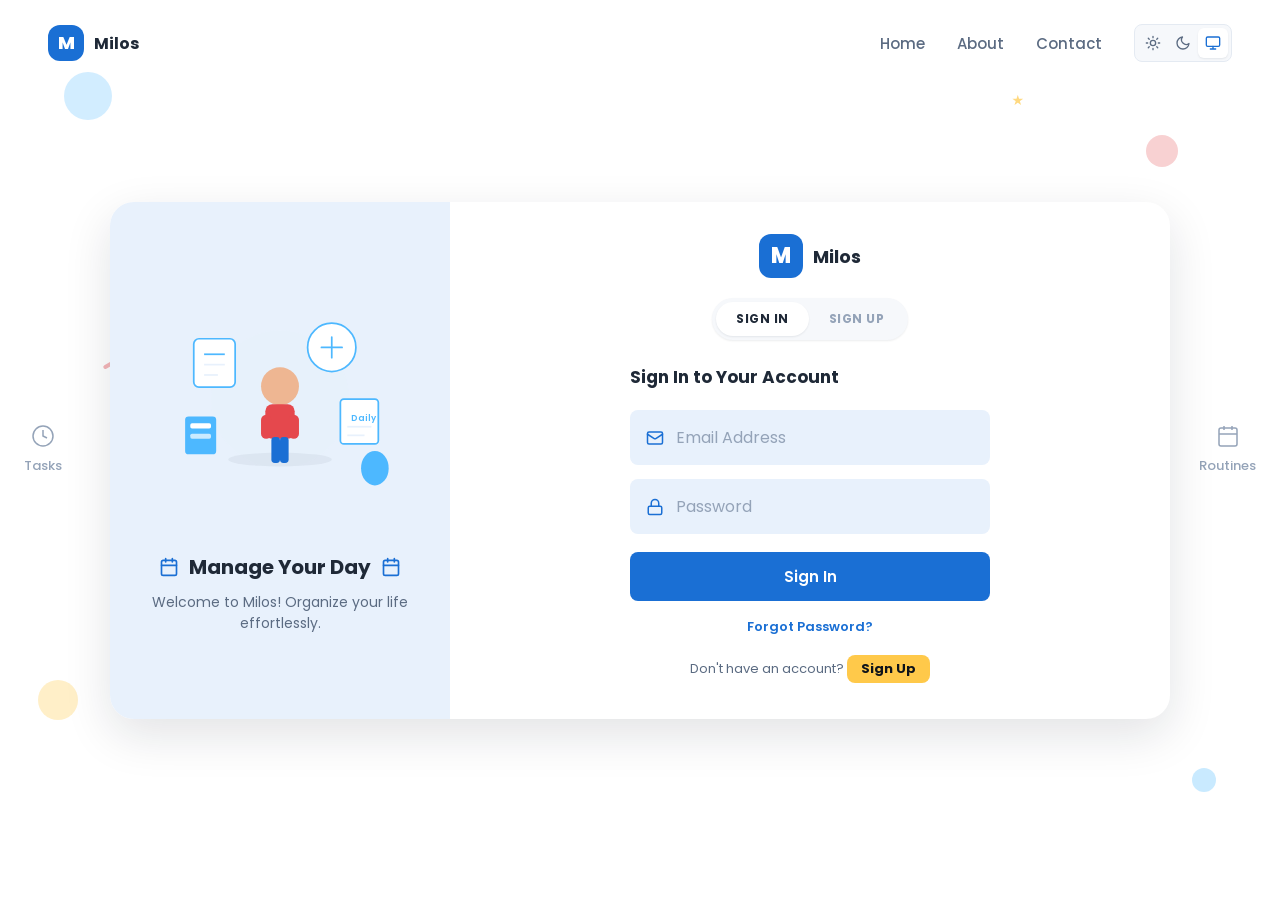
<file: index.html>
<!doctype html>
<html lang="en">
  <head>
    <meta charset="UTF-8" />
    <link rel="icon" type="image/svg+xml" href="/icons.svg" />
    <meta name="color-scheme" content="light dark" />
    <meta name="viewport" content="width=device-width, initial-scale=1.0, maximum-scale=1.0, minimum-scale=1.0, user-scalable=no" />
    <title>Routine Manager - Login & Register</title>
    <link rel="preconnect" href="https://fonts.googleapis.com" />
    <link rel="preconnect" href="https://fonts.gstatic.com" crossorigin />
    <link
      href="https://fonts.googleapis.com/css2?family=Poppins:wght@400;500;600;700;800&display=swap"
      rel="stylesheet"
    />
    <script>
      // Apply the light/dark theme before first paint (specs/F005, contracts/theme-ui.md).
      // Key must match THEME_KEY in src/theme/themePreference.ts.
      (function () {
        var theme = null
        try {
          theme = window.localStorage.getItem('milos.theme')
        } catch (e) {}
        if (theme !== 'light' && theme !== 'dark') {
          theme = window.matchMedia && window.matchMedia('(prefers-color-scheme: dark)').matches ? 'dark' : 'light'
        }
        document.documentElement.dataset.theme = theme
      })()
    </script>
    <script type="module" crossorigin src="/assets/index-CiJuB-yR.js"></script>
    <link rel="stylesheet" crossorigin href="/assets/index-HchZk3_q.css">
  </head>
  <body>
    <div id="root"></div>
  </body>
</html>
</file>
<file: assets/index-HchZk3_q.css>
:root{--lightningcss-light:initial;--lightningcss-dark: ;color-scheme:light;--color-white:#fff;--color-black:#000;--color-slate-25:#f9fbfd;--color-slate-50:#f6f8fb;--color-slate-100:#eef1f5;--color-slate-200:#e4eaf2;--color-slate-300:#cbd5e1;--color-slate-400:#94a3b8;--color-slate-450:#6f7e94;--color-slate-500:#5b6b82;--color-slate-600:#475569;--color-slate-800:#1f2937;--color-slate-900:#111827;--color-blue-50:#e8f1fc;--color-blue-75:#f2f7fd;--color-blue-200:#81b0e7;--color-blue-300:#4db8ff;--color-blue-600:#1a6fd4;--color-blue-700:#1558a8;--color-red-50:#fceded;--color-red-500:#e5484d;--color-red-600:#c2413b;--color-green-50:#e3f5ee;--color-green-75:#f0f9f6;--color-green-200:#7cccae;--color-green-500:#10a36b;--color-purple-50:#f0ecfb;--color-purple-500:#7c5cd6;--color-peach-50:#fef7f1;--color-peach-300:#eeb692;--color-orange-50:#fdf0e5;--color-orange-500:#e07b39;--color-pink-50:#fceaee;--color-pink-500:#d94a6a;--color-grey-50:#f6f7f9;--color-grey-300:#aab3bf;--color-yellow-400:#ffc94a;--color-yellow-500:#e9ae2c;--color-alpha-ink-08:#11182714;--color-alpha-ink-12:#1118271f;--color-alpha-ink-45:#11182773;--color-alpha-blue-25:#1a6fd440;--color-alpha-blue-12:#1a6fd41f;--color-alpha-red-25:#e5484d40;--color-ink-950:#0e131a;--color-ink-925:#121821;--color-ink-900:#161c25;--color-ink-875:#1a2331;--color-ink-850:#1b222c;--color-ink-800:#202834;--color-ink-750:#2a3340;--color-ink-700:#3a4555;--color-mist-100:#e6ebf2;--color-mist-300:#a3b0c2;--color-mist-400:#8a97aa;--color-mist-500:#7a879b;--color-blue-dark-600:#1f74d8;--color-blue-dark-700:#1a66c2;--color-blue-dark-soft:#213145;--color-blue-dark-text:#8cbbf5;--color-red-dark-400:#f0686c;--color-red-dark-soft:#392830;--color-green-dark-400:#34c98e;--color-green-dark-soft:#1b3836;--color-green-dark-muted:#2f7a5e;--color-purple-dark-400:#9d84ea;--color-purple-dark-soft:#2c2d45;--color-alpha-black-35:#00000059;--color-alpha-black-50:#00000080;--color-alpha-black-60:#0009;--color-bg-app:var(--color-white);--color-bg-surface:var(--color-white);--color-bg-subtle:var(--color-slate-25);--color-bg-muted:var(--color-slate-50);--color-bg-sidebar:var(--color-white);--color-bg-overlay:var(--color-alpha-ink-45);--color-border:var(--color-slate-200);--color-border-strong:var(--color-slate-300);--color-text-primary:var(--color-slate-800);--color-text-secondary:var(--color-slate-500);--color-text-muted:var(--color-slate-450);--color-text-placeholder:var(--color-slate-400);--color-text-on-accent:var(--color-white);--color-accent:var(--color-blue-600);--color-accent-hover:var(--color-blue-700);--color-accent-soft:var(--color-blue-50);--color-accent-text:var(--color-blue-700);--color-accent-subtle:var(--color-blue-75);--color-accent-bright:var(--color-blue-300);--color-highlight:var(--color-yellow-400);--color-text-on-highlight:var(--color-ink-950);--color-danger:var(--color-red-600);--color-danger-strong:var(--color-red-500);--color-danger-soft:var(--color-red-50);--color-success:var(--color-green-500);--color-success-soft:var(--color-green-50);--color-success-muted:var(--color-green-200);--color-now-line:var(--color-red-500);--color-task-current:var(--color-purple-500);--color-task-current-bg:var(--color-purple-50);--color-clock-night-band:#20336f;--color-clock-day-band:#fff8ee;--color-clock-night-ink:#eef1fb;--color-clock-sun:#c9781f;--color-clock-day-ink:#3b2f1e;--color-clock-night-track:#dde3f4;--color-clock-day-track:#f6e9d4;--color-clock-night-tone:#5b6794;--color-clock-day-tone:#8a6a3e;--color-clock-pill-bg:transparent;--color-chat-bot-bg:var(--color-slate-25);--color-chat-user-bg:var(--color-accent);--color-chat-user-text:var(--color-text-on-accent);--color-illustration-sky:var(--color-blue-50);--color-illustration-line:var(--color-accent-bright);--color-illustration-skin:var(--color-peach-300);--color-illustration-shirt:var(--color-danger-strong);--color-illustration-trousers:var(--color-accent);--focus-ring:0 0 0 3px var(--color-alpha-blue-25);--focus-ring-danger:0 0 0 3px var(--color-alpha-red-25);--font-family:"Poppins", system-ui, sans-serif;--font-size-xs:11px;--font-size-sm:13px;--font-size-md:15px;--font-size-lg:18px;--font-size-xl:22px;--font-weight-regular:400;--font-weight-medium:500;--font-weight-semibold:600;--font-weight-bold:700;--space-1:4px;--space-2:8px;--space-3:12px;--space-4:16px;--space-5:20px;--space-6:24px;--space-7:32px;--space-8:48px;--radius-sm:8px;--radius-md:12px;--radius-lg:16px;--radius-xl:24px;--radius-pill:999px;--shadow-sm:0 1px 2px var(--color-alpha-ink-08);--shadow-md:0 8px 24px var(--color-alpha-ink-08);--shadow-lg:0 16px 48px var(--color-alpha-ink-12);--sidebar-width:232px;--sidebar-rail-width:56px;--chat-panel-width:clamp(280px, 28vw, 360px);--header-height:88px;--z-sidebar:40;--z-backdrop:35;--z-modal:100;--z-tour:200}:root[data-theme=dark]{--lightningcss-light: ;--lightningcss-dark:initial;color-scheme:dark;--color-bg-app:var(--color-ink-950);--color-bg-surface:var(--color-ink-900);--color-bg-subtle:var(--color-ink-850);--color-bg-muted:var(--color-ink-800);--color-bg-sidebar:var(--color-ink-925);--color-bg-overlay:var(--color-alpha-black-60);--color-border:var(--color-ink-750);--color-border-strong:var(--color-ink-700);--color-text-primary:var(--color-mist-100);--color-text-secondary:var(--color-mist-300);--color-text-muted:var(--color-mist-400);--color-text-placeholder:var(--color-mist-500);--color-text-on-accent:var(--color-white);--color-accent:var(--color-blue-dark-600);--color-accent-hover:var(--color-blue-dark-700);--color-accent-soft:var(--color-blue-dark-soft);--color-accent-text:var(--color-blue-dark-text);--color-accent-subtle:var(--color-ink-875);--color-highlight:var(--color-yellow-500);--color-danger:var(--color-red-dark-400);--color-danger-strong:var(--color-red-dark-400);--color-danger-soft:var(--color-red-dark-soft);--color-success:var(--color-green-dark-400);--color-success-soft:var(--color-green-dark-soft);--color-success-muted:var(--color-green-dark-muted);--color-now-line:var(--color-red-dark-400);--color-task-current:var(--color-purple-dark-400);--color-task-current-bg:var(--color-purple-dark-soft);--color-clock-night-track:#272d47;--color-clock-day-track:#342a1d;--color-clock-night-tone:#9aa5d6;--color-clock-day-tone:#c4a574;--color-clock-pill-bg:var(--color-ink-800);--color-chat-bot-bg:var(--color-ink-850);--color-illustration-sky:var(--color-blue-dark-soft);--shadow-sm:0 1px 2px var(--color-alpha-black-35);--shadow-md:0 8px 24px var(--color-alpha-black-35);--shadow-lg:0 16px 48px var(--color-alpha-black-50)}*,:before,:after{box-sizing:border-box}html,body{min-height:100vh;font-family:var(--font-family);color:var(--color-text-primary);background:var(--color-bg-app);-webkit-font-smoothing:antialiased;touch-action:pan-x pan-y;margin:0;padding:0;font-size:16px}#root{min-height:100vh}button,input,select,textarea{font-family:inherit}:where(input:not([type=range],[type=checkbox],[type=radio],[type=color])),select,textarea{background-color:var(--color-bg-surface);color:var(--color-text-primary)}::placeholder{color:var(--color-text-placeholder)}a{color:inherit}:focus-visible{box-shadow:var(--focus-ring);outline:none}.visually-hidden{clip:rect(0, 0, 0, 0);white-space:nowrap;border:0;width:1px;height:1px;margin:-1px;padding:0;position:absolute;overflow:hidden}.ui-btn{justify-content:center;align-items:center;gap:var(--space-1);min-height:36px;padding:0 var(--space-3);border:1px solid var(--color-border);border-radius:var(--radius-sm);background:var(--color-bg-surface);color:var(--color-text-primary);font-size:var(--font-size-sm);font-weight:var(--font-weight-medium);white-space:nowrap;cursor:pointer;line-height:1;transition:background-color .15s,border-color .15s,color .15s;display:inline-flex}.ui-btn:hover:not(:disabled){background:var(--color-bg-subtle);border-color:var(--color-border-strong)}.ui-btn:disabled{opacity:.5;cursor:not-allowed}.ui-btn-primary{background:var(--color-accent);border-color:var(--color-accent);color:var(--color-text-on-accent)}.ui-btn-primary:hover:not(:disabled){background:var(--color-accent-hover);border-color:var(--color-accent-hover)}.ui-btn-ghost{color:var(--color-text-secondary);background:0 0;border-color:#0000}.ui-btn-ghost:hover:not(:disabled){background:var(--color-bg-subtle);color:var(--color-text-primary);border-color:#0000}.ui-btn-danger-text{color:var(--color-danger);background:0 0;border-color:#0000}.ui-btn-danger-text:hover:not(:disabled){background:var(--color-danger-soft);border-color:#0000}.ui-btn.is-active{background:var(--color-accent-soft);border-color:var(--color-accent-soft);color:var(--color-accent)}.ui-icon-btn{border:1px solid var(--color-border);border-radius:var(--radius-sm);background:var(--color-bg-surface);width:32px;height:32px;color:var(--color-text-primary);cursor:pointer;flex-shrink:0;justify-content:center;align-items:center;padding:0;display:inline-flex}.ui-icon-btn:hover:not(:disabled){background:var(--color-bg-subtle)}.ui-icon-btn:disabled{opacity:.5;cursor:not-allowed}.ui-icon-btn.is-plain{color:var(--color-text-secondary);background:0 0;border-color:#0000}.ui-card{background:var(--color-bg-surface);border:1px solid var(--color-border);border-radius:var(--radius-lg)}.ui-pill{align-items:center;gap:var(--space-1);padding:2px var(--space-2);border:1px solid var(--color-border);border-radius:var(--radius-pill);background:var(--color-bg-muted);color:var(--color-text-muted);font-size:var(--font-size-xs);font-weight:var(--font-weight-medium);white-space:nowrap;line-height:1.5;display:inline-flex}.ui-pill-success{background:var(--color-success-soft);color:var(--color-success);border-color:#0000}.ui-pill-success:before{content:"";background:currentColor;border-radius:50%;width:6px;height:6px}.ui-segmented{border:1px solid var(--color-border);border-radius:var(--radius-sm);background:var(--color-bg-muted);padding:3px;display:inline-flex}.ui-segmented-btn{min-height:30px;padding:0 var(--space-3);color:var(--color-text-secondary);font-size:var(--font-size-sm);font-weight:var(--font-weight-medium);cursor:pointer;background:0 0;border:none;border-radius:6px}.ui-segmented-btn.active,.ui-segmented-btn[aria-selected=true]{background:var(--color-bg-surface);color:var(--color-accent);box-shadow:var(--shadow-sm)}@media (prefers-reduced-motion:reduce){*,:before,:after{transition-duration:.01ms!important;animation-duration:.01ms!important}}.theme-control-option{justify-content:center;align-items:center;gap:var(--space-1);display:inline-flex}.theme-control-option:focus-visible{outline:2px solid var(--color-accent);outline-offset:1px}.theme-control--compact .theme-control-option{width:30px;padding:0}.theme-control--sidebar{box-sizing:border-box;width:100%;min-width:0}.theme-control--sidebar .theme-control-option{min-width:0;padding:0 var(--space-1);font-size:var(--font-size-xs);flex:1 1 0}.ui-notice-region{right:var(--space-4);bottom:var(--space-4);left:var(--space-4);z-index:var(--z-modal);pointer-events:none;justify-content:center;display:flex;position:fixed}.ui-notice{align-items:center;gap:var(--space-2);max-width:420px;padding:var(--space-2) var(--space-2) var(--space-2) var(--space-4);border:1px solid var(--color-border);border-radius:var(--radius-md);background:var(--color-bg-surface);box-shadow:var(--shadow-md);color:var(--color-text-primary);font-size:var(--font-size-sm);pointer-events:auto;display:flex}.page{flex-direction:column;min-height:100vh;display:flex;position:relative;overflow-x:hidden}.header{z-index:2;justify-content:space-between;align-items:center;padding:24px 48px;display:flex;position:relative}.nav{align-items:center;gap:32px;display:flex}.nav a{color:var(--color-text-secondary);font-size:15px;font-weight:500;text-decoration:none;transition:color .2s}.nav a:hover{color:var(--color-text-primary)}.main{z-index:2;justify-content:center;padding:16px 24px 48px;display:flex;position:relative}.logo{align-items:center;gap:10px;display:flex}.logo.sm .logo-icon{width:36px;height:36px}.logo.sm .logo-r{font-size:18px}.logo.sm .logo-text{font-size:16px}.logo-icon{border-radius:var(--radius-md);background:var(--color-accent);flex-shrink:0;justify-content:center;align-items:center;width:44px;height:44px;display:flex}.logo-r{color:var(--color-text-on-accent);font-size:22px;font-weight:800;line-height:1}.logo-text{white-space:nowrap;font-size:18px;font-weight:700}.logo-routine{color:var(--color-text-primary)}.logo-manager{color:var(--color-danger-strong)}.decorations{pointer-events:none;z-index:0;position:fixed;inset:0}.deco-shape{border-radius:50%;position:absolute}.deco-circle-blue{background:color-mix(in srgb, var(--color-accent-bright) 25%, transparent);width:48px;height:48px}.deco-circle-blue-sm{background:color-mix(in srgb, var(--color-accent-bright) 30%, transparent);width:24px;height:24px}.deco-circle-red{background:color-mix(in srgb, var(--color-danger-strong) 25%, transparent);width:32px;height:32px}.deco-circle-yellow{background:color-mix(in srgb, var(--color-highlight) 30%, transparent);width:40px;height:40px}.deco-star{color:var(--color-highlight);opacity:.7;font-size:14px;position:absolute}.deco-dash{border-radius:2px;width:24px;height:4px;position:absolute}.deco-dash-red{background:color-mix(in srgb, var(--color-danger-strong) 40%, transparent);transform:rotate(-30deg)}.deco-dash-blue{background:color-mix(in srgb, var(--color-accent-bright) 40%, transparent);transform:rotate(20deg)}.side-label{color:var(--color-text-placeholder);flex-direction:column;align-items:center;gap:8px;font-size:13px;font-weight:500;display:flex;position:absolute;top:50%;transform:translateY(-50%)}.side-label-left{left:24px}.side-label-right{right:24px}.auth-card{background:var(--color-bg-surface);border-radius:var(--radius-xl);width:100%;max-width:1060px;box-shadow:var(--shadow-lg);margin-top:100px;display:flex;overflow:hidden}.hero-panel{background:var(--color-accent-soft);flex-direction:column;flex:0 0 340px;justify-content:center;align-items:center;gap:24px;padding:40px 32px;display:flex}.hero-illustration{width:100%;max-width:280px;height:auto}.hero-text{text-align:center}.hero-text h2{color:var(--color-text-primary);justify-content:center;align-items:center;gap:10px;margin:0 0 10px;font-size:20px;font-weight:700;display:flex}.hero-text h2 svg{color:var(--color-accent);flex-shrink:0}.hero-text p{color:var(--color-text-secondary);max-width:260px;margin:0;font-size:14px;line-height:1.5}.forms-panel{flex-direction:column;flex:1;align-items:center;min-width:0;padding:32px 36px 36px;display:flex}.auth-toggle{background:var(--color-bg-muted);box-shadow:var(--shadow-sm);border-radius:999px;align-items:center;margin-bottom:24px;padding:4px;display:inline-flex}.toggle-btn{letter-spacing:.5px;color:var(--color-text-placeholder);cursor:pointer;background:0 0;border:none;border-radius:999px;padding:8px 20px;font-size:12px;font-weight:700;transition:all .2s}.toggle-btn.active{background:var(--color-bg-surface);color:var(--color-text-primary);box-shadow:var(--shadow-sm)}.forms-logo{margin-bottom:20px}.forms-grid{width:100%;max-width:360px}.forms-grid.signin .signup-section,.forms-grid.signup .signin-section{display:none}.form-section h3{color:var(--color-text-primary);margin:0 0 20px;font-size:17px;font-weight:700}.form-section form{flex-direction:column;gap:14px;display:flex}.input-field{background:var(--color-accent-soft);border-radius:var(--radius-sm);cursor:text;border:2px solid #0000;align-items:center;gap:12px;padding:0 14px;transition:border-color .2s,background-color .2s;display:flex}.input-field:focus-within{border-color:var(--color-accent);background:var(--color-accent-soft)}.input-field svg{color:var(--color-accent);flex-shrink:0}.input-field input{color:var(--color-text-primary);background:0 0;border:none;outline:none;flex:1;padding:13px 0;font-size:16px}.input-field input:-webkit-autofill{-webkit-text-fill-color:var(--color-text-primary);caret-color:var(--color-text-primary);transition:background-color 600000s,color 600000s}.input-field input:-webkit-autofill:hover{-webkit-text-fill-color:var(--color-text-primary);caret-color:var(--color-text-primary);transition:background-color 600000s,color 600000s}.input-field input:-webkit-autofill:focus{-webkit-text-fill-color:var(--color-text-primary);caret-color:var(--color-text-primary);transition:background-color 600000s,color 600000s}.input-field input::placeholder{color:var(--color-text-placeholder)}.btn{border-radius:var(--radius-sm);color:var(--color-text-on-accent);cursor:pointer;border:none;margin-top:4px;padding:13px 24px;font-size:15px;font-weight:600;transition:opacity .2s,transform .15s}.btn:hover{opacity:.9}.btn:active{transform:scale(.98)}.btn--primary{background:var(--color-accent)}.btn--secondary{background:var(--color-accent-bright)}.link-forgot{text-align:center;color:var(--color-accent);margin-top:2px;font-size:13px;font-weight:600;text-decoration:none}.link-forgot:hover{text-decoration:underline}.form-footer{text-align:center;color:var(--color-text-secondary);margin:4px 0 0;font-size:13px}.link-signup{background:var(--color-highlight);color:var(--color-text-on-highlight);border-radius:var(--radius-sm);cursor:pointer;border:none;padding:4px 14px;font-size:13px;font-weight:700;transition:background .2s;display:inline-block}.link-signup:hover{background:color-mix(in srgb, var(--color-highlight) 88%, var(--color-text-on-highlight))}.link-inline{color:var(--color-accent);cursor:pointer;background:0 0;border:none;padding:0;font-size:13px;font-weight:600;text-decoration:underline}.social-divider{background:var(--color-border);height:1px;margin:8px 0 4px}.social-buttons{justify-content:center;gap:16px;margin-top:8px;display:flex}.social-btn{border:1px solid var(--color-border);background:var(--color-bg-surface);width:44px;height:44px;color:var(--color-text-primary);cursor:pointer;border-radius:50%;justify-content:center;align-items:center;transition:box-shadow .2s,transform .15s;display:flex}.social-btn:hover{box-shadow:var(--shadow-sm);transform:translateY(-1px)}@media (width<=900px){.auth-card{flex-direction:column;max-width:520px}.hero-panel{flex:none;padding:32px 24px}.hero-illustration{max-width:220px}.side-label{display:none}}@media (width<=600px){.header{padding:16px 20px}.nav{gap:20px}.nav a{font-size:14px}.main{padding:8px 16px 32px}.forms-panel{padding:24px 20px 28px}.logo.sm .logo-text{display:none}.auth-card{margin-top:16px}}.btn-loading{justify-content:center;align-items:center;gap:8px;display:inline-flex}.spinner{width:18px;height:18px;animation:1.5s linear infinite rotate}.spinner .path{stroke:var(--color-bg-surface);stroke-linecap:round;animation:1.5s ease-in-out infinite dash}@keyframes rotate{to{transform:rotate(360deg)}}@keyframes dash{0%{stroke-dasharray:1 150;stroke-dashoffset:0}50%{stroke-dasharray:90 150;stroke-dashoffset:-35px}to{stroke-dasharray:90 150;stroke-dashoffset:-124px}}.alert{border-radius:var(--radius-sm);align-items:center;gap:8px;margin-bottom:12px;padding:10px 14px;font-size:13px;font-weight:500;line-height:1.4;display:flex}.alert-error{background-color:var(--color-danger-soft);border:1px solid color-mix(in srgb, var(--color-danger-strong) 55%, transparent);color:var(--color-danger)}.alert-success{background-color:var(--color-success-soft);border:1px solid var(--color-success-muted);color:var(--color-success)}.ob-page,.drt-page{background:var(--color-bg-subtle);height:100vh;padding:var(--space-4);color:var(--color-text-primary);flex-direction:column;display:flex}.drt-page{background:var(--color-bg-app);grid-template-columns:minmax(0, 1fr) var(--chat-panel-width);grid-template-rows:auto auto minmax(0,1fr);height:100%;padding:0;display:grid}.drt-page>.page-header{grid-area:1/1}.drt-page>.ob-banner-wrap{margin:0 var(--space-6) var(--space-3);grid-area:2/1}.drt-page .ob-main{display:contents}.drt-page .ob-canvas-card{min-height:0;padding:0 var(--space-6) var(--space-6);border:none;border-radius:0;grid-area:3/1}.drt-page .ob-buddy-card{border:none;border-left:1px solid var(--color-border);border-radius:0;grid-area:1/2/-1}.ob-topbar{background:var(--color-bg-surface);border-radius:var(--radius-lg);border:1px solid var(--color-border);padding:var(--space-3) var(--space-5);justify-content:space-between;align-items:center;gap:var(--space-4);display:flex}.ob-brand,.ob-top-actions{align-items:center;gap:var(--space-3);display:flex}.ob-ready-btn{min-height:40px;padding:0 var(--space-5);font-size:var(--font-size-md);font-weight:var(--font-weight-semibold)}.ob-banner-wrap{margin-top:var(--space-3)}.ob-main{margin-top:var(--space-4);grid-template-columns:minmax(0, 2fr) minmax(300px, var(--chat-panel-width));gap:var(--space-4);flex:1;grid-template-rows:1fr;min-height:0;display:grid}.ob-canvas-card,.ob-buddy-card{background:var(--color-bg-surface);border:1px solid var(--color-border);border-radius:var(--radius-lg);flex-direction:column;min-height:0;display:flex}.ob-canvas-card{padding:var(--space-4) var(--space-5)}.ob-card-header{justify-content:space-between;align-items:center;gap:var(--space-3);margin-bottom:var(--space-3);flex-shrink:0;display:flex}.ob-card-header h2{font-size:var(--font-size-lg);font-weight:var(--font-weight-semibold);color:var(--color-text-primary);margin:0}.ob-board-empty{margin:0 0 var(--space-3);padding:var(--space-3) var(--space-4);border:1px dashed var(--color-border-strong);border-radius:var(--radius-md);color:var(--color-text-secondary);font-size:var(--font-size-sm)}.ob-timeline-board{border-radius:var(--radius-lg);border:1px solid var(--color-border);background:var(--color-bg-surface);flex-direction:column;flex:1;min-height:0;display:flex;position:relative;overflow:hidden}.ob-board-toolbar{z-index:2;padding:var(--space-3) var(--space-4);border-bottom:1px solid var(--color-border);justify-content:space-between;align-items:center;gap:var(--space-3);flex-wrap:wrap;flex-shrink:0;display:flex;position:relative;container-type:inline-size}.ob-board-tools-inline{align-items:center;gap:var(--space-2);display:flex}.ob-board-more{display:none;position:relative}.ob-board-more-panel{top:calc(100% + var(--space-1));z-index:1;align-items:stretch;gap:var(--space-1);min-width:180px;max-width:200px;padding:var(--space-2);background:var(--color-bg-surface);border:1px solid var(--color-border);border-radius:var(--radius-md);box-shadow:var(--shadow-md);flex-direction:column;display:flex;position:absolute;left:0}.ob-board-more-panel.is-end{left:auto;right:0}.ob-board-more-panel .ob-board-zoom{justify-content:space-between;margin-right:0}.ob-board-more-panel>.ui-btn{white-space:normal;text-align:left;padding-block:var(--space-1);justify-content:flex-start;line-height:1.3}@container (width<=770px){.ob-board-tools-inline{display:none}.ob-board-more{display:block}}.ob-board-zoom{align-items:center;gap:var(--space-1);margin-right:var(--space-2);display:inline-flex}.ob-board-zoom-label{font-size:var(--font-size-xs);font-weight:var(--font-weight-medium);color:var(--color-text-secondary);text-align:center;-webkit-user-select:none;user-select:none;min-width:40px}.ob-board-btn-secondary{color:var(--color-text-muted);font-size:var(--font-size-xs)}.ob-board-scroll{isolation:isolate;background:var(--color-bg-surface);flex:1;min-height:0;position:relative;overflow-y:auto}.ob-board-task-layer{top:0;bottom:0;left:80px;right:var(--space-5);z-index:2;position:absolute}.ob-board-task{border-radius:var(--radius-sm);padding:var(--space-2) var(--space-3) var(--space-2) var(--space-4);--task-accent:var(--task-accent-light,var(--color-border-strong));--task-bg:var(--task-bg-light,color-mix(in srgb, var(--task-accent) 14%, var(--color-bg-surface)));color:var(--color-text-primary);background:var(--task-bg);justify-content:space-between;align-items:center;gap:var(--space-2);cursor:grab;touch-action:pan-y;-webkit-user-select:none;user-select:none;-webkit-touch-callout:none;border:1px solid #0000;transition:transform .15s,opacity .15s,box-shadow .15s,top .2s,height .2s,left .2s,width .2s;display:flex;position:absolute;left:0;right:0;overflow:hidden}:root[data-theme=dark] .ob-board-task{--task-accent:var(--task-accent-dark,var(--color-border-strong));--task-bg:var(--task-bg-dark,color-mix(in srgb, var(--task-accent) 14%, var(--color-bg-surface)))}.ob-board-task:before{content:"";background:var(--task-accent);width:4px;position:absolute;top:0;bottom:0;left:0}.ob-board-task:hover{box-shadow:var(--shadow-sm)}.ob-board-task[data-part=wrap]{border-top:1px dashed var(--task-accent);border-top-left-radius:0;border-top-right-radius:0}.ob-board-task-name{font-size:var(--font-size-sm);font-weight:var(--font-weight-medium);white-space:nowrap;text-overflow:ellipsis;line-height:1.3;overflow:hidden}.ob-board-task-time{font-size:var(--font-size-xs);color:var(--color-text-secondary);white-space:nowrap;text-overflow:ellipsis;margin-top:2px;overflow:hidden}.ob-board-task-delete{border:1px solid var(--color-border);background:var(--color-bg-surface);width:20px;height:20px;color:var(--color-text-secondary);font-size:var(--font-size-xs);cursor:pointer;opacity:0;border-radius:6px;flex-shrink:0;place-items:center;padding:0;transition:opacity .15s,background .15s;display:grid}.ob-board-task:hover .ob-board-task-delete,.ob-board-task.is-dragging .ob-board-task-delete,.ob-board-task-delete:focus-visible{opacity:1}.ob-board-task-delete:hover{background:var(--color-danger-soft);border-color:var(--color-danger-soft);color:var(--color-danger)}.ob-board-task.is-current{background:var(--task-accent);border-color:var(--task-accent);color:var(--color-bg-surface);box-shadow:0 0 0 3px color-mix(in srgb, var(--task-accent) 24%, transparent);border-width:1.5px}.ob-board-task.is-current .ob-board-task-time{color:color-mix(in srgb, var(--color-bg-surface) 85%, transparent)}.ob-board-task.is-done{opacity:.6}.ob-board-task.is-done .ob-board-task-name,.ob-board-task.is-done .ob-board-task-time{color:var(--color-text-muted)}.ob-board-task.is-done:before{opacity:.5}.ob-board-task.is-dragging{cursor:grabbing;opacity:.92;box-shadow:0 0 0 3px color-mix(in srgb, var(--color-task-current) 32%, transparent), var(--shadow-md);z-index:4;transition:transform .15s,opacity .15s,box-shadow .15s;transform:scale(1.01)}.ob-board-task[data-blocked=true]{outline:2px solid var(--color-danger);outline-offset:-2px;cursor:not-allowed}@media (prefers-reduced-motion:reduce){.ob-board-task,.ob-board-task.is-dragging{transition:none}}.ob-board-task-resize-handle{cursor:ns-resize;touch-action:pan-y;height:24px;position:absolute;bottom:-8px;left:0;right:0}.ob-board-task-resize-handle:after{content:"";border-radius:var(--radius-pill);background:color-mix(in srgb, var(--color-text-primary) 18%, transparent);opacity:0;width:32px;height:4px;transition:opacity .15s;position:absolute;bottom:10px;left:50%;transform:translate(-50%)}.ob-board-task:hover .ob-board-task-resize-handle:after{opacity:1}.ob-board-now-line{border-top:2px solid var(--color-now-line);z-index:5;pointer-events:none;position:absolute;left:64px;right:0}.ob-board-now-pill{border-radius:var(--radius-pill);background:var(--color-now-line);color:var(--color-text-on-accent);font-size:var(--font-size-xs);font-weight:var(--font-weight-medium);font-variant-numeric:tabular-nums;padding:1px 6px;position:absolute;top:-10px;left:-58px}.ob-buddy-card{flex-direction:column;min-height:0;padding-bottom:0;display:flex}.ob-buddy-head{padding:var(--space-5);border-bottom:1px solid var(--color-border);gap:var(--space-3);align-items:center;display:flex}.ob-buddy-icon{background:var(--color-accent-soft);width:36px;height:36px;color:var(--color-accent);border-radius:50%;flex-shrink:0;place-items:center;display:grid}.ob-buddy-title{font-size:var(--font-size-md);font-weight:var(--font-weight-semibold);color:var(--color-text-primary);margin:0}.ob-buddy-subtitle{color:var(--color-text-muted);font-size:var(--font-size-xs);margin:0}.ob-buddy-thread{padding:var(--space-5);flex:1;overflow-y:auto}.ob-message{border-radius:var(--radius-md);padding:var(--space-3) var(--space-4);line-height:1.5;font-size:var(--font-size-sm)}.ob-message.bot{background:var(--color-chat-bot-bg);border:1px solid var(--color-border);color:var(--color-text-primary);width:fit-content;max-width:85%}.ob-message.user{background:var(--color-chat-user-bg);color:var(--color-chat-user-text);width:fit-content;max-width:85%;margin-left:auto}.ob-message-spacer{height:var(--space-3)}.ob-buddy-input-wrap{border-top:1px solid var(--color-border);padding:var(--space-3) var(--space-4);align-items:center;gap:var(--space-2);display:flex}.ob-buddy-input{border:1px solid var(--color-border);border-radius:var(--radius-pill);background:var(--color-bg-subtle);min-width:0;padding:10px var(--space-4);color:var(--color-text-primary);outline:none;flex:1;font-size:16px}.ob-buddy-input::placeholder{color:var(--color-text-placeholder)}.ob-buddy-input:focus{border-color:var(--color-accent);box-shadow:var(--focus-ring)}.ob-send-btn{background:var(--color-accent);width:40px;height:40px;color:var(--color-text-on-accent);cursor:pointer;border:none;border-radius:50%;flex-shrink:0;place-items:center;display:grid}.ob-send-btn:hover:not(:disabled){background:var(--color-accent-hover)}.ob-user-chip{margin-top:var(--space-3);color:var(--color-text-muted);font-size:var(--font-size-xs);text-align:right;padding:0 var(--space-2)}.ob-fab-group{bottom:calc(20px + env(safe-area-inset-bottom));right:calc(20px + env(safe-area-inset-right));z-index:50;align-items:center;gap:10px;display:flex;position:fixed}.ob-fab-btn{background:var(--color-accent);width:56px;min-width:44px;height:56px;min-height:44px;color:var(--color-text-on-accent);cursor:pointer;box-shadow:0 12px 22px color-mix(in srgb, var(--color-accent) 35%, transparent);border:none;border-radius:50%;place-items:center;font-size:28px;line-height:1;display:grid}.ob-fab-btn:disabled{opacity:.5;cursor:not-allowed}@media (width>=761px){.ob-fab-btn{display:none}}@media (width<=760px){.ob-add-task-btn,.dr-add-task-btn{display:none}}.ob-fab-btn-chat{background:var(--color-accent);width:56px;min-width:44px;height:56px;min-height:44px;color:var(--color-text-on-accent);cursor:pointer;box-shadow:0 12px 22px color-mix(in srgb, var(--color-accent) 35%, transparent);border:none;border-radius:50%;place-items:center;display:none}.ob-fab-btn-view-schedule{bottom:calc(20px + env(safe-area-inset-bottom));right:calc(20px + env(safe-area-inset-right));z-index:50;border-radius:var(--radius-pill);background:var(--color-accent);color:var(--color-text-on-accent);font-weight:var(--font-weight-semibold);font-size:var(--font-size-md);cursor:pointer;box-shadow:0 12px 22px color-mix(in srgb, var(--color-accent) 35%, transparent);border:none;padding:14px 22px;display:none;position:fixed}.ob-typing{align-items:center;gap:5px;padding:16px 14px;display:flex}.ob-typing-dot{background:var(--color-text-secondary);border-radius:50%;width:7px;height:7px;animation:1.1s ease-in-out infinite ob-typing-bounce}.ob-typing-dot:nth-child(2){animation-delay:.15s}.ob-typing-dot:nth-child(3){animation-delay:.3s}@keyframes ob-typing-bounce{0%,60%,to{opacity:.5;transform:translateY(0)}30%{opacity:1;transform:translateY(-4px)}}.ob-modal-backdrop{background:var(--color-bg-overlay);z-index:100;justify-content:center;align-items:center;padding:16px;display:flex;position:fixed;inset:0}.ob-modal{background:var(--color-bg-surface);width:100%;max-width:420px;max-height:90vh;box-shadow:0 24px 48px color-mix(in srgb, var(--color-text-primary) 28%, transparent);border-radius:16px;overflow-y:auto}.ob-modal-header{border-bottom:1px solid var(--color-border);justify-content:space-between;align-items:center;padding:16px 20px;display:flex}.ob-modal-header h2{color:var(--color-text-primary);margin:0;font-size:20px}.ob-modal-close{color:var(--color-text-muted);cursor:pointer;background:0 0;border:none;min-width:32px;min-height:32px;font-size:24px;line-height:1}.ob-modal-body{flex-direction:column;gap:14px;padding:18px 20px 20px;display:flex}.ob-modal-error{background:var(--color-danger-soft);color:var(--color-danger);border-radius:10px;padding:10px 12px;font-size:13px}.ob-modal-field{color:var(--color-text-secondary);flex-direction:column;gap:6px;font-size:13px;font-weight:700;display:flex}.ob-modal-field input,.ob-modal-field textarea{font:inherit;border:1px solid var(--color-border-strong);border-radius:10px;outline:none;padding:10px 12px;font-weight:400}.ob-modal-field input:focus,.ob-modal-field textarea:focus{border-color:var(--color-accent)}.ob-swatches{gap:var(--space-2);flex-wrap:wrap;display:flex}.ob-swatch{--task-accent:var(--task-accent-light,var(--color-border-strong));border-radius:var(--radius-pill);border:2px solid var(--color-bg-surface);background:var(--task-accent);width:32px;height:32px;box-shadow:0 0 0 1px var(--color-border-strong);cursor:pointer;padding:0;position:relative}:root[data-theme=dark] .ob-swatch{--task-accent:var(--task-accent-dark,var(--color-border-strong))}:root[data-theme=dark] .ob-swatch-custom{background:var(--task-accent-dark,var(--color-bg-muted))}.ob-swatch:focus-visible{box-shadow:0 0 0 1px var(--color-border-strong), var(--focus-ring);outline:none}.ob-swatch.is-selected{box-shadow:0 0 0 2px var(--color-text-primary)}.ob-swatch-custom{color:var(--color-text-secondary);font-weight:var(--font-weight-semibold);background:var(--task-accent-light,var(--color-bg-muted));justify-content:center;align-items:center;display:inline-flex}.ob-swatch-custom:focus-within{box-shadow:0 0 0 1px var(--color-border-strong), var(--focus-ring)}.ob-modal-field .ob-swatch-input{opacity:0;cursor:pointer;border:0;width:100%;height:100%;padding:0;position:absolute;inset:0}.ob-modal-field-row{grid-template-columns:minmax(min-content,3fr) 7fr;gap:14px;display:grid}.ob-modal-field-row input{box-sizing:border-box;height:44px}.ob-modal-actions{justify-content:flex-end;gap:10px;margin-top:4px;display:flex}.ob-modal-btn{cursor:pointer;border:none;border-radius:10px;min-height:44px;padding:11px 20px;font-size:14px;font-weight:700}.ob-modal-btn-secondary{background:var(--color-bg-muted);color:var(--color-text-secondary)}.ob-modal-btn-primary{background:var(--color-accent);color:var(--color-text-on-accent)}.ob-modal-btn-danger{background:var(--color-danger-strong);color:var(--color-text-on-accent);margin-right:auto}.ob-modal-btn-primary:disabled,.ob-modal-btn-secondary:disabled,.ob-modal-btn-danger:disabled{opacity:.6;cursor:not-allowed}@media (width<=760px){.ob-page{height:100dvh;overflow:hidden}.drt-page{flex-direction:column;display:flex;overflow:hidden}.drt-page>.ob-banner-wrap{margin:0 var(--space-3) var(--space-3)}.ob-main,.drt-page .ob-main{flex-direction:column;flex:1;min-height:0;display:flex;overflow:hidden}.ob-canvas-card,.ob-buddy-card{flex:1;min-height:0}.drt-page .ob-canvas-card{padding:0 var(--space-3) var(--space-3)}.drt-page .ob-buddy-card{margin:0 var(--space-3) var(--space-3);border:1px solid var(--color-border);border-radius:var(--radius-lg)}:is(.ob-page,.drt-page)[data-mobile-view=board] .ob-buddy-card{display:none}:is(.ob-page,.drt-page)[data-mobile-view=board] .ob-fab-btn-chat{display:grid}:is(.ob-page,.drt-page)[data-mobile-view=chat] .ob-canvas-card,:is(.ob-page,.drt-page)[data-mobile-view=chat] .ob-fab-btn{display:none}:is(.ob-page,.drt-page)[data-mobile-view=chat] .ob-fab-btn-view-schedule{display:block}:is(.ob-page,.drt-page)[data-mobile-view=chat] .ui-segmented{display:none}.drt-page .ob-canvas-card .ob-timeline-board{margin-bottom:64px}:is(.ob-page,.drt-page,.dr-page)[data-mobile-view=chat] .ob-buddy-card{padding-bottom:72px}.ob-topbar{align-items:stretch;gap:var(--space-3);flex-direction:column}.ob-top-actions{flex-wrap:wrap;justify-content:space-between}.ob-canvas-card{padding:var(--space-3)}}@media (width<=480px){.ob-page{padding:var(--space-2)}.ob-board-task-layer{left:56px;right:var(--space-2)}.ob-board-now-line{left:48px}.ob-board-now-pill{left:-46px}.ob-board-task-name{font-size:var(--font-size-xs)}.ob-fab-btn{width:52px;height:52px;font-size:26px}.ob-modal-backdrop{align-items:flex-end;padding:0}.ob-modal{border-radius:var(--radius-lg) var(--radius-lg) 0 0;max-width:none;max-height:85vh}.ob-modal-field-row{grid-template-columns:1fr}}.dr-page{grid-template-columns:minmax(0, 1fr) var(--chat-panel-width);height:100%;color:var(--color-text-primary);background:var(--color-bg-app);grid-template-rows:auto minmax(0,1fr);display:grid}.dr-page>.page-header{grid-area:1/1}.dr-main{display:contents}.dr-canvas-card{min-height:0;padding:0 var(--space-6) var(--space-6);flex-direction:column;grid-area:2/1;display:flex}.dr-page .ob-buddy-card{border:none;border-left:1px solid var(--color-border);border-radius:0;grid-area:1/2/span 2}.dr-breadcrumb{margin:0 0 var(--space-2);font-size:var(--font-size-xs);color:var(--color-text-muted)}.dr-date-row{align-items:center;gap:var(--space-2);flex-wrap:wrap;display:flex}.dr-date-heading{flex-shrink:0;position:relative}.dr-date-heading h1{margin:0 var(--space-2);font-size:var(--font-size-lg);font-weight:var(--font-weight-semibold)}.dr-date-short{display:none}.dr-date-trigger{border-radius:var(--radius-sm);color:var(--color-text-primary);font:inherit;cursor:pointer;white-space:nowrap;background:0 0;border:none;padding:0}.dr-date-input{opacity:0;pointer-events:none;border:0;width:100%;height:1px;padding:0;position:absolute;inset:auto 0 0}@media (width<=760px){.dr-page{flex-direction:column;height:100%;display:flex;overflow:hidden}.dr-main{flex-direction:column;flex:1;min-height:0;display:flex;overflow:hidden}.dr-canvas-card,.dr-main .ob-buddy-card{flex:1;min-height:0}.dr-page .ob-buddy-card{margin:0 var(--space-3) var(--space-3);border:1px solid var(--color-border);border-radius:var(--radius-lg)}.dr-page[data-mobile-view=board] .ob-buddy-card{display:none}.dr-page[data-mobile-view=board] .ob-fab-btn-chat{display:grid}.dr-page[data-mobile-view=chat] .dr-canvas-card,.dr-page[data-mobile-view=chat] .ob-fab-btn{display:none}.dr-page[data-mobile-view=chat] .ob-fab-btn-view-schedule{display:block}.dr-canvas-card .ob-timeline-board{margin-bottom:64px}.dr-canvas-card{padding:0 var(--space-3) var(--space-3)}.dr-date-heading h1{margin:0 var(--space-1);font-size:var(--font-size-md)}.dr-date-row{row-gap:var(--space-2)}.dr-date-long{display:none}.dr-date-short{display:inline}}.wt-backdrop{z-index:1000;background:var(--color-bg-overlay);justify-content:center;align-items:center;padding:16px;display:flex;position:fixed;inset:0}.wt-slide-card{background:var(--color-bg-surface);width:min(560px,100%);box-shadow:var(--shadow-lg);color:var(--color-text-secondary);touch-action:pan-y;border-radius:16px;outline:none;padding:32px}.wt-slide-head{justify-content:space-between;align-items:flex-start;margin-bottom:20px;display:flex}.wt-icon-tile{background:var(--color-accent-soft);width:48px;height:48px;color:var(--color-accent);border-radius:12px;place-items:center;display:grid}.wt-eyebrow{letter-spacing:.08em;text-transform:uppercase;color:var(--color-accent);margin:0 0 8px;font-size:11px;font-weight:500}.wt-title{color:var(--color-text-primary);margin:0 0 12px;font-size:26px;font-weight:700;line-height:1.25}.wt-body{color:var(--color-text-secondary);margin:0;font-size:15px;line-height:1.55}.wt-callout{background:var(--color-accent-soft);border-radius:10px;margin-top:12px;padding:12px 14px}.wt-callout-heading{color:var(--color-accent);margin:0 0 2px;font-size:14px;font-weight:500}.wt-callout-text{color:var(--color-text-primary);margin:0;font-size:14px;line-height:1.5}.wt-slide-footer{align-items:center;gap:12px;margin-top:28px;display:flex}.wt-footer-start,.wt-footer-end{flex:1;align-items:center;gap:12px;display:flex}.wt-footer-end{justify-content:flex-end}.wt-dots{align-items:center;gap:6px;display:flex}.wt-dot{background:var(--color-border);cursor:pointer;border:none;border-radius:999px;width:6px;height:6px;padding:0;transition:width .2s,background-color .2s}.wt-dot--active{background:var(--color-accent);width:20px}.wt-btn-primary{border-radius:var(--radius-sm);background:var(--color-accent);color:var(--color-text-on-accent);font:inherit;cursor:pointer;white-space:nowrap;border:none;padding:8px 14px;font-size:14px;font-weight:500}.wt-btn-primary:hover{background:var(--color-accent-hover)}.wt-btn-text{color:var(--color-text-secondary);font:inherit;cursor:pointer;white-space:nowrap;background:0 0;border:none;padding:8px 6px;font-size:14px}.wt-btn-text:hover{color:var(--color-accent)}.wt-btn-primary:focus-visible,.wt-btn-text:focus-visible,.wt-dot:focus-visible,.wt-btn-outline:focus-visible{outline:2px solid var(--color-accent-bright);outline-offset:2px}@media (width<=760px){.wt-slide-card{padding:24px 20px}.wt-title{font-size:22px}.wt-slide-footer{flex-wrap:wrap}.wt-dots{order:-1;justify-content:center;width:100%}}.wt-tour-root{z-index:1000;position:fixed;inset:0}.wt-tour-blocker{position:absolute;inset:0}.wt-spotlight{pointer-events:none;box-shadow:0 0 0 3px var(--color-accent-bright), 0 0 18px 4px color-mix(in srgb, var(--color-accent) 35%, transparent), 0 0 0 9999px var(--color-bg-overlay);border-radius:14px;transition:top .2s,left .2s,width .2s,height .2s;position:fixed}.wt-spotlight--none{width:0;height:0;box-shadow:0 0 0 9999px var(--color-bg-overlay);inset:50% auto auto 50%}.wt-tour-card{background:var(--color-bg-surface);width:min(320px,100vw - 32px);box-shadow:var(--shadow-lg);color:var(--color-text-primary);border-radius:12px;outline:none;padding:16px;position:fixed}.wt-tour-arrow{background:var(--color-bg-surface);width:12px;height:12px;position:absolute;transform:translate(-50%,-50%)rotate(45deg)}.wt-tour-card[data-side=bottom] .wt-tour-arrow{top:0}.wt-tour-card[data-side=top] .wt-tour-arrow{top:100%}.wt-tour-card[data-side=right] .wt-tour-arrow{left:0}.wt-tour-card[data-side=left] .wt-tour-arrow{left:100%}.wt-tour-progress{align-items:center;gap:8px;margin-bottom:10px;display:flex}.wt-tour-count{color:var(--color-accent);font-size:12px;font-weight:500}.wt-tour-segs{gap:3px;display:flex}.wt-tour-seg{background:var(--color-border);border-radius:2px;width:16px;height:3px}.wt-tour-seg--done{background:var(--color-accent)}.wt-tour-text{margin:0;font-size:15px;line-height:1.5}.wt-tour-footer{align-items:center;gap:8px;margin-top:14px;display:flex}.wt-tour-end{padding-left:0}.wt-tour-actions{gap:8px;margin-left:auto;display:flex}.wt-btn-outline{border:1px solid var(--color-border);border-radius:var(--radius-sm);background:var(--color-bg-surface);color:var(--color-text-primary);font:inherit;cursor:pointer;padding:7px 13px;font-size:14px}.wt-btn-outline:hover{border-color:var(--color-text-placeholder)}.wt-tour-sheet{width:auto;left:16px;right:16px}@media (prefers-reduced-motion:reduce){.wt-spotlight,.wt-dot{transition:none}}.ob-card-subtitle{color:var(--color-text-secondary);margin:4px 0 0;font-size:12px}.ob-routine-error{justify-content:space-between;align-items:center;gap:12px;display:flex}.ob-routine-retry{border-radius:var(--radius-sm);color:inherit;font:inherit;cursor:pointer;background:0 0;border:1px solid;padding:4px 10px;font-size:12px}.wt-how-btn{color:var(--color-text-secondary);font:inherit;cursor:pointer;white-space:nowrap;background:0 0;border:none;padding:8px 6px;font-size:14px}.wt-how-btn:hover{color:var(--color-accent)}.wt-how-btn:focus-visible{outline:2px solid var(--color-accent-bright);outline-offset:2px;border-radius:6px}.ob-history-status{margin:0 0 var(--space-3);text-align:center;font-size:var(--font-size-xs);color:var(--color-text-secondary)}.ob-history-more{margin:0 auto var(--space-3);padding:var(--space-1) var(--space-3);font:inherit;font-size:var(--font-size-xs);color:var(--color-accent);cursor:pointer;background:0 0;border:none;display:block}.ob-history-more:hover{color:var(--color-accent-hover);text-decoration:underline}.pf-page{gap:var(--space-4);width:100%;max-width:640px;padding:var(--space-6) var(--space-4);flex-direction:column;flex:1;margin:0 auto;display:flex;overflow-y:auto}.pf-card{gap:var(--space-4);padding:var(--space-5);flex-direction:column;display:flex}.pf-card-title{font-size:var(--font-size-md);font-weight:var(--font-weight-semibold);color:var(--color-text-primary);margin:0}.pf-account{align-items:center;gap:var(--space-4);min-width:0;display:flex}.pf-avatar{background:var(--color-accent-soft);width:48px;height:48px;color:var(--color-accent-text);font-size:var(--font-size-lg);font-weight:var(--font-weight-semibold);border-radius:50%;flex-shrink:0;justify-content:center;align-items:center;display:inline-flex}.pf-fields{gap:var(--space-2);flex-direction:column;min-width:0;margin:0;display:flex}.pf-field{gap:var(--space-3);font-size:var(--font-size-sm);grid-template-columns:64px minmax(0,1fr);display:grid}.pf-field dt{color:var(--color-text-muted)}.pf-field dd{text-overflow:ellipsis;white-space:nowrap;color:var(--color-text-primary);margin:0;overflow:hidden}.pf-note{font-size:var(--font-size-sm);color:var(--color-text-secondary);margin:0}.pf-actions{justify-content:flex-end;display:flex}.pf-plan{font-size:var(--font-size-sm);color:var(--color-text-primary);margin:0}.pf-pref-row{justify-content:space-between;align-items:center;gap:var(--space-3);flex-wrap:wrap;display:flex}.pf-pref-label{font-size:var(--font-size-sm);color:var(--color-text-secondary)}.rf-toggle{align-items:center;gap:var(--space-2);display:inline-flex}.rf-toggle-dot{border:1.5px solid;border-radius:50%;flex-shrink:0;width:8px;height:8px}.rf-toggle[aria-pressed=true]{background:var(--color-accent-soft);color:var(--color-accent-text)}.rf-toggle[aria-pressed=true] .rf-toggle-dot{background:currentColor}.rf-toggle:disabled{cursor:not-allowed;opacity:.5}.rf-mode-hint{margin:var(--space-1) 0 0;font-size:var(--font-size-xs);color:var(--color-text-muted)}.rf-badge{margin-left:var(--space-2);padding:1px var(--space-2);border-radius:var(--radius-pill);background:var(--color-accent-soft);color:var(--color-accent-text);font-weight:var(--font-weight-semibold)}.dr-page[data-reflection=on][data-layout=single] .dr-canvas-card>.ob-timeline-board,.rf-compare-col-reality .ob-timeline-board{outline:2px dashed var(--color-accent-bright);outline-offset:-2px}.rf-intro{gap:var(--space-2);margin-bottom:var(--space-3);flex-direction:column;flex-shrink:0;max-height:40vh;display:flex;overflow-y:auto}.rf-intro:empty{display:none}.rf-start{align-items:center;gap:var(--space-3);font-size:var(--font-size-sm);color:var(--color-text-secondary);flex-wrap:wrap;margin:0;display:flex}.rf-strip{padding:var(--space-2) var(--space-3);border:1px solid var(--color-border);border-radius:var(--radius-md);background:var(--color-bg-subtle)}.rf-strip-line{align-items:center;gap:var(--space-2) var(--space-4);flex-wrap:wrap;display:flex}.rf-strip-totals{align-items:baseline;gap:var(--space-1);font-size:var(--font-size-sm);color:var(--color-text-primary);white-space:nowrap;margin:0;display:flex}.rf-strip-arrow{margin:0 var(--space-1);color:var(--color-text-muted)}.rf-total-label{font-size:var(--font-size-xs);color:var(--color-text-muted)}.rf-total-sub{font-size:var(--font-size-xs);color:var(--color-text-secondary)}.rf-details[open]{flex-basis:100%}.rf-counts,.rf-items{margin:0;padding:0;list-style:none}.rf-counts{gap:var(--space-2);flex-wrap:wrap;display:flex}.rf-chip{padding:2px var(--space-2);border-radius:var(--radius-pill);font-size:var(--font-size-xs);font-weight:var(--font-weight-medium);white-space:nowrap;align-items:center;display:inline-flex}.rf-chip-as-planned{background:var(--color-success-soft);color:var(--color-success)}.rf-chip-changed{background:var(--color-accent-soft);color:var(--color-accent-text)}.rf-chip-skipped{background:var(--color-bg-muted);color:var(--color-text-secondary)}.rf-chip-unplanned{background:var(--color-task-current-bg);color:var(--color-task-current)}.rf-details summary{cursor:pointer;font-size:var(--font-size-sm);font-weight:var(--font-weight-medium);color:var(--color-text-secondary)}.rf-items{gap:var(--space-2);margin-top:var(--space-2);flex-direction:column;display:flex}.rf-item{column-gap:var(--space-2);font-size:var(--font-size-sm);grid-template-columns:auto minmax(0,1fr);align-items:center;row-gap:2px;display:grid}.rf-item-name{overflow-wrap:anywhere;min-width:0;color:var(--color-text-primary)}.rf-item-sub{color:var(--color-text-muted)}.rf-item-times{gap:var(--space-3);font-size:var(--font-size-xs);color:var(--color-text-secondary);flex-wrap:wrap;grid-column:2;display:flex}.ob-buddy-head-compact{padding:var(--space-3) var(--space-4)}.ob-buddy-head-compact .ob-buddy-icon{width:28px;height:28px}.ob-buddy-head-compact .ob-buddy-subtitle{white-space:nowrap;text-overflow:ellipsis;overflow:hidden}.ob-buddy-top-slot{max-height:35%;padding:var(--space-3) var(--space-4);border-bottom:1px solid var(--color-border);background:var(--color-bg-subtle);flex-shrink:0;overflow-y:auto}.rf-note{align-items:flex-start;gap:var(--space-2);flex-direction:column;display:flex}.rf-note-text,.rf-note-empty,.rf-note-hint,.rf-note-error{font-size:var(--font-size-sm);margin:0}.rf-note-text{color:var(--color-text-primary);line-height:1.5}.rf-note-empty,.rf-note-hint{color:var(--color-text-secondary)}.rf-note-error{color:var(--color-danger)}.rf-compare{gap:var(--space-3);flex-direction:column;flex:1;min-height:0;display:flex}.rf-compare-toolbar{border:1px solid var(--color-border);border-radius:var(--radius-lg);background:var(--color-bg-surface);flex-shrink:0}.rf-compare-toolbar .ob-board-toolbar{border-bottom:0}.rf-compare-grid{gap:var(--space-3);flex:1;grid-template-columns:repeat(2,minmax(0,1fr));min-height:0;display:grid}.rf-compare-col{gap:var(--space-2);flex-direction:column;min-width:0;min-height:0;display:flex}.rf-compare-head{justify-content:space-between;align-items:center;gap:var(--space-2);flex-wrap:wrap;display:flex}.rf-compare-title{font-size:var(--font-size-sm);font-weight:var(--font-weight-semibold);color:var(--color-text-secondary);text-transform:uppercase;letter-spacing:.04em;margin:0}.rf-compare-col-reality .rf-compare-title{color:var(--color-accent-text)}.rf-compare-actions{align-items:center;gap:var(--space-2);display:flex}.rf-popup .ob-modal-header{gap:var(--space-3)}.rf-popup .ob-modal-header h2{overflow-wrap:anywhere;min-width:0}.rf-popup-sub{margin:0 0 var(--space-3);font-size:var(--font-size-sm);color:var(--color-text-secondary)}.rf-popup-grid{margin:0 0 var(--space-3);gap:var(--space-2);display:grid}.rf-popup-row{justify-content:space-between;gap:var(--space-3);font-size:var(--font-size-sm);display:flex}.rf-popup-row dt{color:var(--color-text-muted)}.rf-popup-row dd{color:var(--color-text-primary);font-weight:var(--font-weight-medium);margin:0}@media (width<=760px){.rf-intro{max-height:35vh}.rf-strip-totals{white-space:normal;flex-wrap:wrap}}.pt-layout{grid-template-columns:minmax(0, 1fr) var(--chat-panel-width);flex:1;min-height:0;display:grid}.pt-main{flex-direction:column;min-width:0;min-height:0;display:flex}.pt-layout>.ob-buddy-card{border:none;border-left:1px solid var(--color-border);border-radius:0}@media (width<=760px){.pt-layout{flex-direction:column;display:flex;overflow:hidden}.pt-layout[data-mobile-view=goals] .pt-main{flex:1}.pt-layout[data-mobile-view=goals]>.ob-buddy-card{display:none}.pt-layout[data-mobile-view=goals] .ob-fab-btn-chat{display:grid}.pt-layout[data-mobile-view=chat] .pt-page{display:none}.pt-layout[data-mobile-view=chat] .ob-fab-btn-view-schedule{display:block}.pt-layout>.ob-buddy-card{margin:0 var(--space-3) var(--space-3);border:1px solid var(--color-border);border-radius:var(--radius-lg);flex:1;padding-bottom:72px}.pt-layout .pt-page{padding-bottom:88px}}.pt-page{gap:var(--space-4);width:100%;max-width:720px;padding:var(--space-6) var(--space-4);flex-direction:column;flex:1;margin:0 auto;display:flex;overflow-y:auto}.pt-card{gap:var(--space-3);padding:var(--space-5);flex-direction:column;min-width:0;display:flex}.pt-card-head{justify-content:space-between;align-items:baseline;gap:var(--space-3);display:flex}.pt-card-title{font-size:var(--font-size-md);font-weight:var(--font-weight-semibold);color:var(--color-text-primary);margin:0}.pt-total,.pt-count{font-size:var(--font-size-xs);color:var(--color-text-secondary)}.pt-intro,.pt-note{font-size:var(--font-size-sm);color:var(--color-text-secondary);margin:0}.pt-error{font-size:var(--font-size-sm);color:var(--color-danger);margin:0}.pt-review{align-items:flex-start;gap:var(--space-2);padding:var(--space-3);border:1px solid var(--color-danger);border-radius:var(--radius-md);background:var(--color-danger-soft);color:var(--color-text-primary);font-size:var(--font-size-sm);flex-direction:column;display:flex}.pt-review p{margin:0}.pt-review-title,.pt-review-goal{font-weight:var(--font-weight-semibold)}.pt-review-help{color:var(--color-text-secondary)}.pt-load-error{align-items:center;gap:var(--space-3);font-size:var(--font-size-sm);color:var(--color-danger);flex-wrap:wrap;display:flex}.pt-goal-list{gap:var(--space-3);flex-direction:column;margin:0;padding:0;list-style:none;display:flex}.pt-goal{justify-content:space-between;align-items:flex-start;gap:var(--space-3);padding:var(--space-3) var(--space-4);border:1px solid var(--color-border);border-radius:var(--radius-md);background:var(--color-bg-subtle);flex-wrap:wrap;min-width:0;display:flex}.pt-goal-text{flex:220px;min-width:0}.pt-goal-title{font-size:var(--font-size-md);font-weight:var(--font-weight-semibold);color:var(--color-text-primary);overflow-wrap:anywhere;margin:0}.pt-goal-help{margin:var(--space-1) 0 0;font-size:var(--font-size-sm);color:var(--color-text-secondary);overflow-wrap:anywhere;white-space:pre-line}.pt-goal-actions{gap:var(--space-2);display:flex}.pt-add-row{align-items:center;gap:var(--space-3);flex-wrap:wrap;display:flex}.pt-form{gap:var(--space-3);flex-direction:column;flex:100%;min-width:0;display:flex}.pt-field{gap:var(--space-1);font-size:var(--font-size-sm);font-weight:var(--font-weight-semibold);color:var(--color-text-secondary);flex-direction:column;display:flex}.pt-field input,.pt-field textarea{font:inherit;border:1px solid var(--color-border-strong);border-radius:var(--radius-sm);width:100%;padding:var(--space-2) var(--space-3);resize:vertical;outline:none;font-weight:400}.pt-field input:focus,.pt-field textarea:focus{border-color:var(--color-accent)}.pt-field .pt-count{align-self:flex-end;font-weight:400}.pt-form-actions{justify-content:flex-end;gap:var(--space-2);display:flex}.pt-proposal{gap:var(--space-2);margin:var(--space-2) 0;padding:var(--space-3);border:1px solid var(--color-border-strong);border-radius:var(--radius-md);background:var(--color-bg-surface);font-size:var(--font-size-sm);flex-direction:column;min-width:0;display:flex}.pt-proposal-title{font-size:var(--font-size-xs);font-weight:var(--font-weight-semibold);text-transform:uppercase;letter-spacing:.04em;color:var(--color-text-secondary);margin:0}.pt-proposal-goal{font-weight:var(--font-weight-semibold);color:var(--color-text-primary);overflow-wrap:anywhere;margin:0;display:block}.pt-proposal-help{margin:var(--space-1) 0 0;color:var(--color-text-secondary);overflow-wrap:anywhere;display:block}.pt-proposal-compare{gap:var(--space-2);flex-direction:column;margin:0;display:flex}.pt-proposal-compare dt{font-size:var(--font-size-xs);color:var(--color-text-muted)}.pt-proposal-compare dd{margin:0}.pt-proposal-actions{justify-content:flex-end;gap:var(--space-2);flex-wrap:wrap;display:flex}.pt-proposal-status{color:var(--color-text-secondary);margin:0}.pt-proposal-status:empty{display:none}.pt-proposal-status a{color:var(--color-accent-text);font-weight:var(--font-weight-semibold)}.pt-tone{gap:var(--space-2);flex-direction:column;display:flex}.pt-tone-group{gap:var(--space-3);border:0;grid-template-columns:minmax(0,1fr);min-width:0;margin:0;padding:0;display:grid}@media (width>=720px){.pt-tone-group{grid-template-columns:repeat(2,minmax(0,1fr))}}.pt-tone-option{align-items:flex-start;gap:var(--space-3);padding:var(--space-3) var(--space-4);border:1px solid var(--color-border);border-radius:var(--radius-md);background:var(--color-bg-subtle);cursor:pointer;min-width:0;display:flex}.pt-tone-option:hover{border-color:var(--color-border-strong)}.pt-tone-option.is-selected{border-color:var(--color-accent);background:var(--color-accent-soft)}.pt-tone-option:has(input:focus-visible){box-shadow:var(--focus-ring)}.pt-tone-option input{width:18px;height:18px;accent-color:var(--color-accent);flex-shrink:0;margin:2px 0 0}.pt-tone-group:disabled .pt-tone-option{cursor:progress}.pt-tone-body,.pt-tone-desc{gap:var(--space-1);flex-direction:column;min-width:0;display:flex}.pt-tone-name{align-items:center;gap:var(--space-2);font-size:var(--font-size-md);font-weight:var(--font-weight-semibold);color:var(--color-text-primary);flex-wrap:wrap;display:flex}.pt-tone-vibe,.pt-tone-best{font-size:var(--font-size-sm);color:var(--color-text-secondary)}.pt-tone-example{font-size:var(--font-size-sm);color:var(--color-text-primary);overflow-wrap:anywhere;font-style:italic}.pt-tone .pt-note:empty{display:none}.rv-board{min-width:0}.rv-body{isolation:isolate;background:var(--color-bg-surface);flex:1;min-width:0;min-height:0;display:flex;position:relative;overflow:hidden auto}.rv-chart{align-items:center;gap:var(--space-7);padding:var(--space-4);min-width:0;margin:auto;display:flex}.rv-chart.is-stacked{box-sizing:border-box;flex-direction:column;width:100%}.rv-clock{flex:none;position:relative}.rv-leader{--task-accent:var(--task-accent-light,var(--color-border-strong));fill:none;stroke:var(--task-accent);stroke-width:1px}:root[data-theme=dark] .rv-leader{--task-accent:var(--task-accent-dark,var(--color-border-strong))}.rv-labels{pointer-events:none;margin:0;padding:0;list-style:none;position:absolute;inset:0}.rv-labels .rv-item{align-items:center;display:flex;position:absolute}.rv-labels .rv-row{pointer-events:auto}.rv-item.rv-left{justify-content:flex-end}.rv-item.rv-left .rv-row{text-align:right;flex-direction:row-reverse}.rv-item.rv-left .rv-name-line{flex-direction:row-reverse}.rv-svg{shape-rendering:geometricprecision;display:block}.rv-tick{stroke:var(--color-border-strong);stroke-width:1.5px;stroke-linecap:round}.rv-tick.is-major{stroke:var(--color-text-secondary);stroke-width:2px}.rv-hour{fill:var(--color-text-muted);paint-order:stroke;stroke:var(--color-bg-surface);stroke-width:3px;stroke-linejoin:round;font-size:var(--font-size-xs);font-variant-numeric:tabular-nums}.rv-hour.is-major{fill:var(--color-text-primary);font-size:var(--font-size-md);font-weight:var(--font-weight-semibold)}.rv-arc{--task-accent:var(--task-accent-light,var(--color-border-strong));fill:var(--task-accent);stroke:var(--task-accent);stroke-linejoin:round}:root[data-theme=dark] .rv-arc,:root[data-theme=dark] .rv-item,:root[data-theme=dark] .rv-centre-task{--task-accent:var(--task-accent-dark,var(--color-border-strong))}.rv-arc.is-clickable{cursor:pointer}.rv-arc.is-clickable:hover{filter:brightness(1.1)}.rv-arc.is-draggable{cursor:grab;touch-action:none}.rv-arc.is-dragging{cursor:grabbing;filter:brightness(1.1)}.rv-arc.is-done{opacity:.5}.rv-hand{stroke:var(--color-now-line);stroke-width:2px;stroke-linecap:round}.rv-knob{fill:var(--color-bg-surface);stroke:var(--color-now-line);stroke-width:2px}.rv-centre{justify-content:center;align-items:center;gap:var(--space-2);background:var(--color-bg-surface);box-shadow:var(--shadow-md);text-align:center;pointer-events:none;border-radius:50%;flex-direction:column;display:flex;position:absolute;transform:translate(-50%,-50%)}.rv-centre-day{max-width:80%;font-size:var(--font-size-xs);font-weight:var(--font-weight-medium);letter-spacing:.08em;text-transform:uppercase;color:var(--color-text-secondary)}.rv-centre-time{line-height:1;font-weight:var(--font-weight-medium);font-variant-numeric:tabular-nums;color:var(--color-text-primary);margin-bottom:-.08em}.rv-centre-task{--task-accent:var(--task-accent-light,var(--color-border-strong));align-items:center;gap:var(--space-1);max-width:75%;padding:2px var(--space-3);border-radius:var(--radius-pill);background:var(--task-accent);font-size:var(--font-size-sm);font-weight:var(--font-weight-semibold);color:var(--color-bg-surface);display:inline-flex}.rv-centre-task .rv-dot{background:var(--color-bg-surface)}.rv-centre-task-name{white-space:nowrap;text-overflow:ellipsis;overflow:hidden}.rv-centre-note{font-size:var(--font-size-xs);color:var(--color-text-secondary)}.rv-dot{background:var(--task-accent);border-radius:50%;flex-shrink:0;width:8px;height:8px}.rv-list{gap:var(--space-1);flex-direction:column;width:100%;max-width:360px;margin:0;padding:0;list-style:none;display:flex}.rv-item{--task-accent:var(--task-accent-light,var(--color-border-strong));min-width:0}.rv-row{align-items:center;gap:var(--space-2);min-width:24px;max-width:100%;min-height:24px;padding:4px calc(var(--space-2) + 2px);border-radius:var(--radius-sm);color:var(--color-text-secondary);font:inherit;text-align:left;background:0 0;border:none;display:flex}.rv-list .rv-row{box-sizing:border-box;width:100%}button.rv-row{cursor:pointer}button.rv-row:hover{background:var(--color-bg-subtle)}button.rv-row:focus-visible{outline:2px solid var(--color-accent);outline-offset:1px}.rv-item.is-now .rv-row{background:var(--task-accent);color:var(--color-bg-surface)}.rv-item.is-now .rv-name{color:var(--color-bg-surface)}.rv-row-text{flex-direction:column;min-width:0;display:flex}.rv-name-line{align-items:center;gap:var(--space-1);min-width:0;display:flex}.rv-name{min-width:0;color:var(--task-accent);font-size:var(--font-size-sm);font-weight:var(--font-weight-semibold);white-space:nowrap;text-overflow:ellipsis;line-height:1.3;overflow:hidden}.rv-time{font-size:var(--font-size-xs);font-variant-numeric:tabular-nums;white-space:nowrap}.rv-badge{border-radius:var(--radius-pill);background:var(--color-bg-muted);font-size:var(--font-size-xs);font-weight:var(--font-weight-semibold);color:var(--color-text-secondary);flex-shrink:0;padding:0 6px;line-height:1.5}@media (width<=760px){.dr-page>.page-header{flex-wrap:wrap}.dr-page>.page-header .page-header-start{flex-basis:100%}}.ob-buddy-hide{margin-left:auto}.chat-rail{display:none}@media (width>=761px){.dr-page[data-chat=hidden],.drt-page[data-chat=hidden]{grid-template-columns:minmax(0, 1fr) var(--sidebar-rail-width)}.dr-page[data-chat=hidden] .ob-buddy-card,.drt-page[data-chat=hidden] .ob-buddy-card{display:none}.chat-rail{padding:var(--space-5) var(--space-2);border-left:1px solid var(--color-border);grid-area:1/2/-1;justify-content:center;align-items:flex-start;display:flex}}@media (width<=760px){.ob-buddy-hide{display:none}.drt-page>.page-header{flex-wrap:wrap}.drt-page>.page-header .page-header-start{flex-basis:100%}.drt-page>.page-header .page-header-actions{flex-shrink:1;min-width:0}}.drt-header-actions{align-items:center;gap:var(--space-2);flex-wrap:wrap;display:flex}._toolbarWrap_1cjhp_1{display:contents}._track_1cjhp_5{width:100%;transition:box-shadow .2s;position:relative}._track_1cjhp_5._pushMode_1cjhp_11{box-shadow:inset 0 0 0 2px var(--color-accent), inset 0 0 0 4px color-mix(in srgb, var(--color-accent) 10%, transparent)}._hourLine_1cjhp_15{border-top:1px solid var(--color-border);z-index:1;align-items:center;display:flex;position:absolute;left:0;right:0}._hourLine_1cjhp_15 span{margin-top:-9px;margin-left:var(--space-3);padding:0 var(--space-2);font-size:var(--font-size-xs);font-weight:var(--font-weight-regular);color:var(--color-text-muted);background:var(--color-bg-surface);font-variant-numeric:tabular-nums}._taskContent_1cjhp_36{flex-direction:column;min-width:0;display:flex}._taskCheck_1cjhp_42{border:1.5px solid var(--color-border-strong);background:var(--color-bg-surface);width:20px;height:20px;color:var(--color-text-on-accent);cursor:pointer;border-radius:6px;flex-shrink:0;justify-content:center;align-items:center;margin-left:auto;padding:0;display:flex}._taskCheck_1cjhp_42._checked_1cjhp_58{background:var(--color-success-muted);border-color:var(--color-success-muted)}._taskCheck_1cjhp_42._toggling_1cjhp_63{opacity:.6;cursor:wait}._taskCheck_1cjhp_42:disabled{cursor:wait}._footer_1cjhp_72{justify-content:space-between;align-items:center;gap:var(--space-3);padding:var(--space-3) var(--space-5);font-size:var(--font-size-sm);color:var(--color-text-primary);border-top:1px solid var(--color-border);background:var(--color-bg-subtle);flex-wrap:wrap;flex-shrink:0;display:flex}._footerLabel_1cjhp_86{margin-right:var(--space-2);color:var(--color-text-muted)}._footerNow_1cjhp_91 strong{font-weight:var(--font-weight-medium)}._track_1cjhp_5[data-saving=true] .ob-board-task-layer{pointer-events:none}._saving_1cjhp_100{left:50%;bottom:calc(var(--space-8) + var(--space-4));gap:var(--space-2);padding:var(--space-2) var(--space-4);border:1px solid var(--color-border);border-radius:var(--radius-pill);background:var(--color-bg-surface);box-shadow:var(--shadow-md);z-index:6;display:flex;position:absolute;transform:translate(-50%)}._dot_1cjhp_116{border-radius:var(--radius-pill);background:var(--color-accent);width:8px;height:8px;animation:1s ease-in-out infinite _dot-bounce_1cjhp_1}._dot_1cjhp_116:nth-child(2){animation-delay:.15s}._dot_1cjhp_116:nth-child(3){animation-delay:.3s}@keyframes _dot-bounce_1cjhp_1{0%,60%,to{transform:translateY(0)}30%{transform:translateY(-6px)}}@media (prefers-reduced-motion:reduce){._dot_1cjhp_116{animation:none}}._dragMark_1cjhp_150{width:80px;font-size:var(--font-size-xs);font-weight:var(--font-weight-regular);color:var(--color-now-line);font-variant-numeric:tabular-nums;z-index:3;pointer-events:none;align-items:center;display:flex;position:absolute;left:0;transform:translateY(-50%)}._dragLineLeft_1cjhp_166,._dragLineRight_1cjhp_167{background:var(--color-now-line);height:1px}._dragLineLeft_1cjhp_166{width:var(--space-3);flex-shrink:0}._dragMark_1cjhp_150 span{padding:0 var(--space-2)}._dragLineTrack_1cjhp_182{flex:1;display:flex}._dragLineRight_1cjhp_167{width:70%;display:block}._dragDuration_1cjhp_192{width:80px;padding-right:var(--space-2);text-align:right;font-size:var(--font-size-xs);color:var(--color-now-line);font-variant-numeric:tabular-nums;z-index:3;pointer-events:none;position:absolute;left:0;transform:translateY(-50%)}@media (width<=480px){._dragMark_1cjhp_150,._dragDuration_1cjhp_192{width:56px}}._time_1it06_1{align-items:center;gap:var(--space-2);display:flex}._time_1it06_1 strong{font-size:var(--font-size-xl);font-weight:var(--font-weight-semibold);color:var(--color-text-primary);font-variant-numeric:tabular-nums}._controls_1it06_14{align-items:center;gap:var(--space-2);flex-wrap:nowrap;margin-left:auto;display:flex}._divider_1it06_22{background:var(--color-border);width:1px;height:24px}._bandNight_15818_3{fill:var(--color-clock-night-band)}._bandDay_15818_7{fill:var(--color-clock-day-band)}._trackNight_15818_11,._trackDay_15818_12{fill:none}._trackNight_15818_11{stroke:var(--color-clock-night-track)}._trackDay_15818_12{stroke:var(--color-clock-day-track)}._moon_15818_24{color:var(--color-clock-night-ink)}._nightLabel_15818_28{fill:var(--color-clock-night-ink)}._sun_15818_32{color:var(--color-clock-sun)}._dayLabel_15818_36{fill:var(--color-clock-day-ink)}._nightLabel_15818_28,._dayLabel_15818_36{font-size:11px;font-weight:var(--font-weight-semibold);letter-spacing:.1em}line._minor_15818_48{stroke-width:1px;opacity:.6}line._night_15818_28{stroke:var(--color-clock-night-tone)}line._day_15818_36{stroke:var(--color-clock-day-tone)}text._night_15818_28{fill:var(--color-clock-night-tone)}text._day_15818_36{fill:var(--color-clock-day-tone)}._pill_15818_70{fill:var(--color-clock-pill-bg)}._duration_yf4ym_2{border:0;min-width:0;margin:0;padding:0}._duration_yf4ym_2 legend{margin-bottom:6px;padding:0}._durationInputs_yf4ym_14{align-items:center;gap:var(--space-2);display:flex}._durationInputs_yf4ym_14 input{flex:1;width:100%;min-width:0}._durationInputs_yf4ym_14 label{font-weight:var(--font-weight-medium);flex-shrink:0}._durationEnds_yf4ym_32{margin:var(--space-1) 0 0;font-size:var(--font-size-xs);color:var(--color-text-secondary)}._overlayRow_yf4ym_39{justify-content:space-between;align-items:center;gap:var(--space-3);display:flex}._overlayText_yf4ym_46{gap:var(--space-1);flex-direction:column;min-width:0;display:flex}._overlayLabel_yf4ym_53{font-weight:var(--font-weight-medium)}._overlayHint_yf4ym_57{font-size:var(--font-size-xs);color:var(--color-text-secondary)}._switch_yf4ym_62{appearance:none;border:1px solid var(--color-border-strong);border-radius:var(--radius-pill);background:var(--color-bg-muted);cursor:pointer;flex-shrink:0;width:44px;height:24px;margin:0;padding:0;position:relative}._switch_yf4ym_62:after{content:"";border-radius:var(--radius-pill);background:var(--color-text-secondary);width:18px;height:18px;transition:transform .15s;position:absolute;top:2px;left:2px}._switch_yf4ym_62:checked{background:var(--color-accent);border-color:var(--color-accent)}._switch_yf4ym_62:checked:after{background:var(--color-text-on-accent);transform:translate(20px)}._switch_yf4ym_62:focus-visible{outline:2px solid var(--color-accent);outline-offset:2px}@media (prefers-reduced-motion:reduce){._switch_yf4ym_62:after{transition:none}}.app-shell{grid-template-columns:var(--sidebar-width) minmax(0, 1fr);background:var(--color-bg-app);min-height:100vh;transition:grid-template-columns .2s;display:grid}.app-shell[data-sidebar=collapsed]{grid-template-columns:var(--sidebar-rail-width) minmax(0, 1fr)}.app-shell-main{flex-direction:column;min-width:0;height:100vh;display:flex;overflow:hidden}.app-sidebar{height:100vh;padding:var(--space-5) var(--space-4) var(--space-4);background:var(--color-bg-sidebar);border-right:1px solid var(--color-border);flex-direction:column;display:flex;position:sticky;top:0;overflow-y:auto}.app-sidebar.is-rail{padding:var(--space-5) var(--space-2);align-items:center}.app-sidebar-top{justify-content:space-between;align-items:center;gap:var(--space-2);margin-bottom:var(--space-6);display:flex}.app-brand{align-items:center;gap:var(--space-3);min-width:0;display:flex}.app-brand-mark{border-radius:var(--radius-sm);background:var(--color-accent);width:32px;height:32px;color:var(--color-text-on-accent);font-size:var(--font-size-md);font-weight:var(--font-weight-bold);flex-shrink:0;justify-content:center;align-items:center;display:inline-flex}.app-brand-name{font-size:var(--font-size-lg);font-weight:var(--font-weight-semibold);color:var(--color-text-primary)}.app-sidebar-section{margin:0 0 var(--space-2);padding:0 var(--space-3);font-size:var(--font-size-xs);font-weight:var(--font-weight-medium);letter-spacing:.08em;text-transform:uppercase;color:var(--color-text-muted)}.app-nav{gap:var(--space-1);flex-direction:column;display:flex}.app-nav-link{align-items:center;gap:var(--space-3);width:100%;min-height:40px;padding:0 var(--space-3);border-radius:var(--radius-sm);color:var(--color-text-secondary);font-size:var(--font-size-sm);font-weight:var(--font-weight-medium);text-align:left;cursor:pointer;background:0 0;border:none;text-decoration:none;transition:background-color .15s,color .15s;display:flex}.app-nav-link:hover{background:var(--color-bg-subtle);color:var(--color-text-primary)}.app-nav-link.is-active{background:var(--color-accent-soft);color:var(--color-accent-text);font-weight:var(--font-weight-semibold)}.app-nav-link svg{flex-shrink:0}.app-nav-label{text-overflow:ellipsis;white-space:nowrap;flex:1;min-width:0;overflow:hidden}.app-sidebar-bottom{gap:var(--space-4);padding-top:var(--space-6);flex-direction:column;margin-top:auto;display:flex}.app-user{align-items:center;gap:var(--space-3);padding:var(--space-2);border-radius:var(--radius-sm);min-width:0;color:inherit;text-decoration:none;transition:background-color .15s;display:flex}.app-user:hover,.app-rail-user:hover{background:var(--color-bg-subtle)}.app-user.is-active,.app-rail-user.is-active{background:var(--color-accent-soft)}.app-user:focus-visible,.app-rail-user:focus-visible{outline:2px solid var(--color-accent);outline-offset:2px}.app-rail-user{padding:var(--space-1);border-radius:50%;margin-top:auto;text-decoration:none;display:inline-flex}.app-user-avatar{background:var(--color-accent-soft);width:32px;height:32px;color:var(--color-accent-text);font-size:var(--font-size-sm);font-weight:var(--font-weight-semibold);border-radius:50%;flex-shrink:0;justify-content:center;align-items:center;display:inline-flex}.app-user-text{flex-direction:column;min-width:0;display:flex}.app-user-name,.app-user-sub{text-overflow:ellipsis;white-space:nowrap;overflow:hidden}.app-user-name{font-size:var(--font-size-sm);font-weight:var(--font-weight-medium);color:var(--color-text-primary)}.app-user-sub{font-size:var(--font-size-xs);color:var(--color-text-muted)}.page-header{justify-content:space-between;align-items:center;gap:var(--space-4);padding:var(--space-5) var(--space-6) var(--space-4);flex-wrap:wrap;display:flex}.page-header-start{align-items:center;gap:var(--space-3);min-width:0;display:flex}.page-header-title{min-width:0}.page-header-title h1{font-size:var(--font-size-lg);font-weight:var(--font-weight-semibold);color:var(--color-text-primary);margin:0}.page-header-actions{align-items:center;gap:var(--space-2);flex-wrap:wrap;display:flex}.analytics-page{padding:var(--space-6);flex:1;justify-content:center;align-items:center;display:flex;overflow-y:auto}.analytics-placeholder{max-width:420px;padding:var(--space-8) var(--space-7);text-align:center}.analytics-placeholder-icon{width:56px;height:56px;margin-bottom:var(--space-4);background:var(--color-accent-soft);color:var(--color-accent);border-radius:50%;justify-content:center;align-items:center;display:inline-flex}.analytics-placeholder h2{margin:0 0 var(--space-2);font-size:var(--font-size-lg);font-weight:var(--font-weight-semibold);color:var(--color-text-primary)}.analytics-placeholder p{font-size:var(--font-size-sm);color:var(--color-text-secondary);margin:0}.app-shell-backdrop{display:none}@media (width<=760px){.app-shell,.app-shell[data-sidebar=collapsed]{grid-template-columns:minmax(0,1fr)}.app-sidebar{z-index:var(--z-sidebar);width:min(84vw, var(--sidebar-width));box-shadow:var(--shadow-lg);visibility:hidden;transition:transform .2s,visibility .2s;position:fixed;inset:0 auto 0 0;transform:translate(-100%)}.app-shell[data-sidebar=open] .app-sidebar{visibility:visible;transition:transform .2s;transform:translate(0)}.app-shell-backdrop{z-index:var(--z-backdrop);background:var(--color-bg-overlay);display:block;position:fixed;inset:0}.page-header{align-items:flex-start;gap:var(--space-2);padding:var(--space-3) var(--space-3) var(--space-3);flex-wrap:nowrap}.page-header-start{flex:1;align-items:flex-start}.page-header-title{flex:1}.page-header-actions{flex-shrink:0}}
</file>
